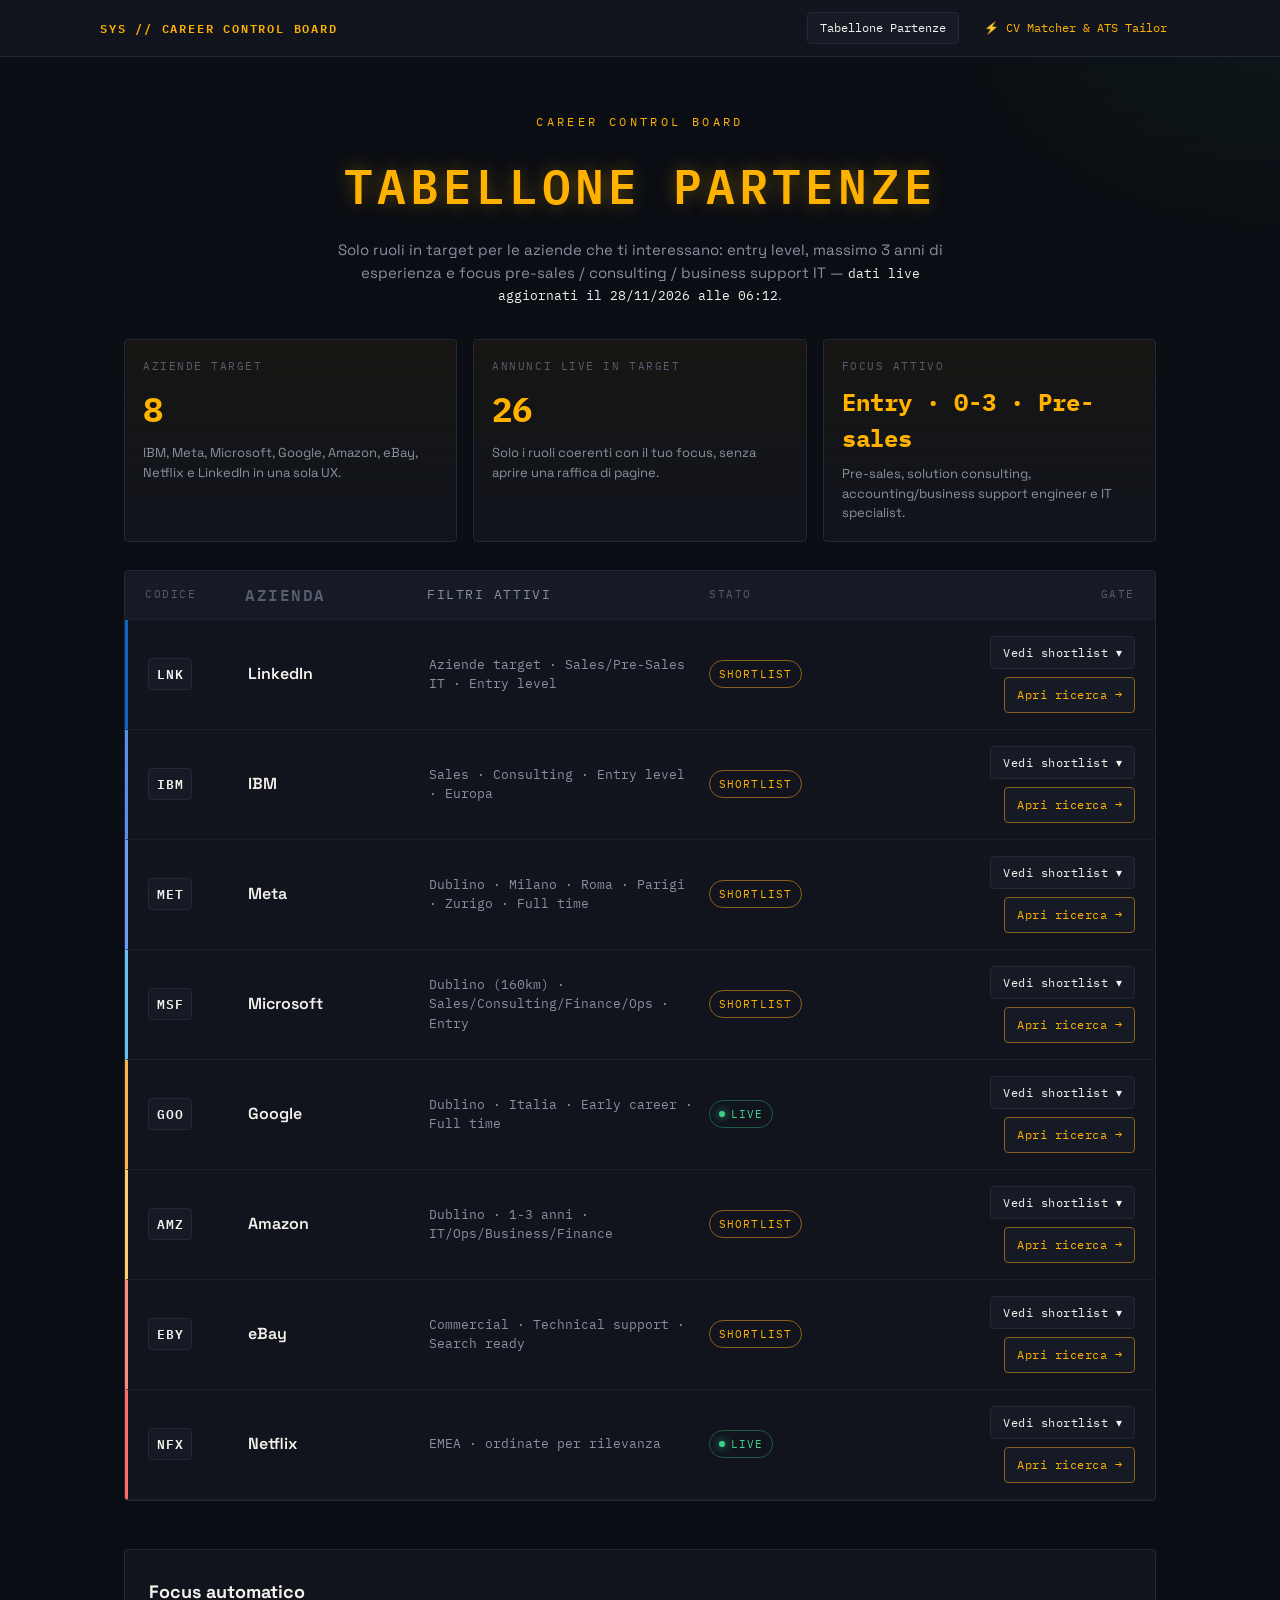
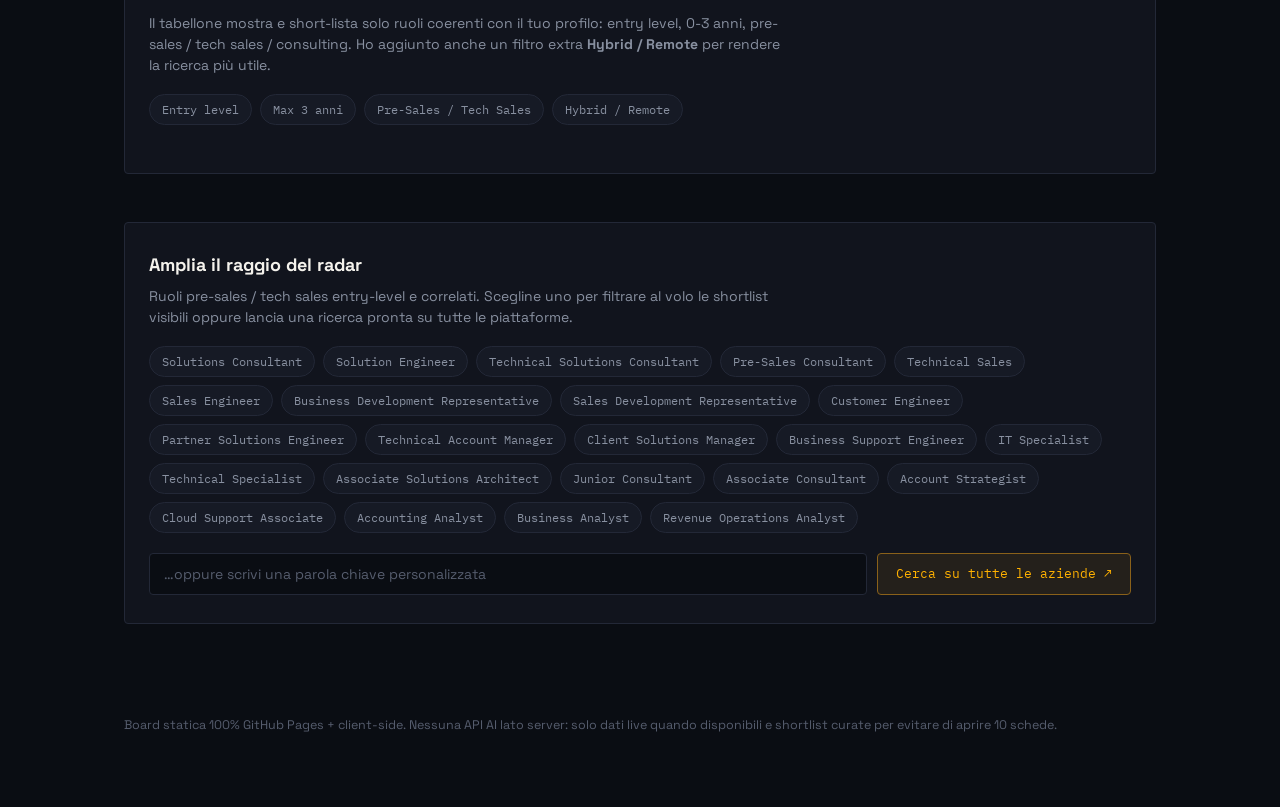
<file: index.html>
<!doctype html>
<html lang="it">
<head>
  <meta charset="utf-8" />
  <title>Tabellone Partenze — Radar Pre-Sales & Tech Sales</title>
  <meta name="viewport" content="width=device-width, initial-scale=1" />
  <meta name="description" content="Un unico tabellone per monitorare le posizioni entry-level in ambito Pre-Sales, Tech Sales e IT Consulting nelle Big Tech." />
  <link rel="icon" href="data:,">
  <link rel="preconnect" href="https://fonts.googleapis.com" />
  <link rel="preconnect" href="https://fonts.gstatic.com" crossorigin />
  <link href="https://fonts.googleapis.com/css2?family=Space+Grotesk:wght@400;500;600;700&family=IBM+Plex+Mono:wght@400;500;600&display=swap" rel="stylesheet" />
  <link rel="stylesheet" href="assets/css/style.css" />
</head>
<body>
  <div class="scanlines" aria-hidden="true"></div>

  <nav class="nav-bar">
    <div class="nav-bar__inner">
      <span class="nav-bar__brand">SYS // CAREER CONTROL BOARD</span>
      <div class="nav-bar__links">
        <a href="index.html" class="nav-link nav-link--active">Tabellone Partenze</a>
        <a href="cv-matcher.html" class="nav-link nav-link--highlight">⚡ CV Matcher & ATS Tailor</a>
      </div>
    </div>
  </nav>

  <header class="board-header">
    <div class="board-header__eyebrow">CAREER CONTROL BOARD</div>
    <h1 class="board-header__title" id="flap-title"></h1>
    <p class="board-header__subtitle">
      Solo ruoli in target per le aziende che ti interessano: entry level, massimo 3 anni di esperienza e focus pre-sales / consulting / business support IT —
      <span id="last-updated">caricamento…</span>.
    </p>
  </header>

  <main>
    <section class="hero-panels" aria-label="Riepilogo dashboard">
      <article class="hero-card">
        <span class="hero-card__label">AZIENDE TARGET</span>
        <strong class="hero-card__value" id="metric-companies">0</strong>
        <p>IBM, Meta, Microsoft, Google, Amazon, eBay, Netflix e LinkedIn in una sola UX.</p>
      </article>
      <article class="hero-card">
        <span class="hero-card__label">ANNUNCI LIVE IN TARGET</span>
        <strong class="hero-card__value" id="metric-live">0</strong>
        <p>Solo i ruoli coerenti con il tuo focus, senza aprire una raffica di pagine.</p>
      </article>
      <article class="hero-card">
        <span class="hero-card__label">FOCUS ATTIVO</span>
        <strong class="hero-card__value hero-card__value--small" id="metric-focus">—</strong>
        <p>Pre-sales, solution consulting, accounting/business support engineer e IT specialist.</p>
      </article>
    </section>

    <section class="board" aria-label="Tabellone aziende">
      <div class="board__row board__row--head" role="row">
        <span class="col col--code">Codice</span>
        <span class="col col--company">Azienda</span>
        <span class="col col--filters">Filtri attivi</span>
        <span class="col col--status">Stato</span>
        <span class="col col--gate">Gate</span>
      </div>
      <div id="board-body"></div>
    </section>

    <section class="radar" aria-label="Amplia la ricerca">
      <h2>Focus automatico</h2>
      <p>
        Il tabellone mostra e short-lista solo ruoli coerenti con il tuo profilo: entry level, 0-3 anni, pre-sales / tech sales / consulting.
        Ho aggiunto anche un filtro extra <strong>Hybrid / Remote</strong> per rendere la ricerca più utile.
      </p>
      <div class="chips" id="preset-chips"></div>
    </section>

    <section class="radar" aria-label="Amplia la ricerca per keyword">
      <h2>Amplia il raggio del radar</h2>
      <p>
        Ruoli pre-sales / tech sales entry-level e correlati. Scegline uno per filtrare al volo le shortlist visibili oppure lancia una ricerca pronta su tutte le piattaforme.
      </p>
      <div class="chips" id="keyword-chips"></div>
      <form id="radar-form" class="radar-form">
        <input type="text" id="radar-input" placeholder="…oppure scrivi una parola chiave personalizzata" aria-label="Parola chiave personalizzata" />
        <button type="submit">Cerca su tutte le aziende ↗</button>
      </form>
    </section>
  </main>

  <footer class="board-footer">
    <p>
      Board statica 100% GitHub Pages + client-side. Nessuna API AI lato server: solo dati live quando disponibili e shortlist curate per evitare di aprire 10 schede.
    </p>
  </footer>

  <script src="assets/js/config.js"></script>
  <script src="assets/js/app.js"></script>
</body>
</html>
</file>
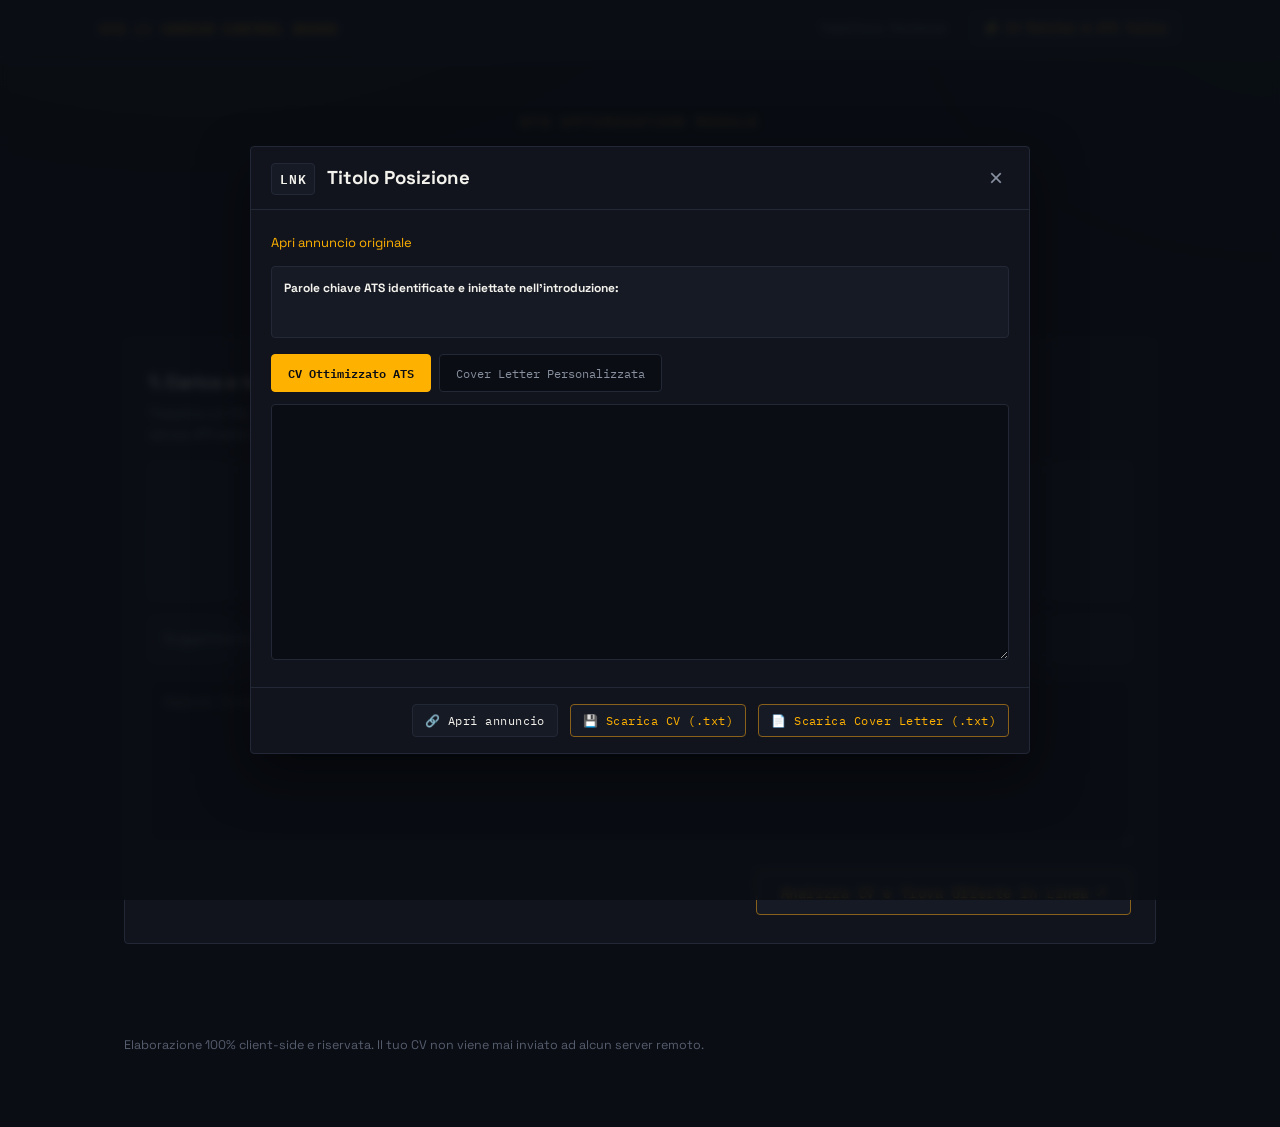
<file: cv-matcher.html>
<!doctype html>
<html lang="it">
<head>
  <meta charset="utf-8" />
  <title>CV Matcher & ATS Optimizer — Career Control Board</title>
  <meta name="viewport" content="width=device-width, initial-scale=1" />
  <meta name="description" content="Carica il tuo CV, trova le posizioni più in linea per ogni azienda e scarica il CV e la Cover Letter ottimizzati ATS per l'annuncio selezionato." />
  <link rel="icon" href="data:,">
  <link rel="preconnect" href="https://fonts.googleapis.com" />
  <link rel="preconnect" href="https://fonts.gstatic.com" crossorigin />
  <link href="https://fonts.googleapis.com/css2?family=Space+Grotesk:wght@400;500;600;700&family=IBM+Plex+Mono:wght@400;500;600&display=swap" rel="stylesheet" />
  <link rel="stylesheet" href="assets/css/style.css" />
</head>
<body>
  <div class="scanlines" aria-hidden="true"></div>

  <nav class="nav-bar">
    <div class="nav-bar__inner">
      <span class="nav-bar__brand">SYS // CAREER CONTROL BOARD</span>
      <div class="nav-bar__links">
        <a href="index.html" class="nav-link">Tabellone Partenze</a>
        <a href="cv-matcher.html" class="nav-link nav-link--active nav-link--highlight">⚡ CV Matcher & ATS Tailor</a>
      </div>
    </div>
  </nav>

  <header class="board-header">
    <div class="board-header__eyebrow">ATS OPTIMIZATION MODULE</div>
    <h1 class="board-header__title" id="cv-title">CV MATCH & TAILOR</h1>
    <p class="board-header__subtitle">
      Carica o incolla il tuo Curriculum Vitae. Troveremo fino a <strong>3 posizioni in linea per ciascuna azienda</strong> e adatteremo solo l'introduzione del CV con le parole chiave dell'annuncio, lasciando intatto il resto del curriculum.
    </p>
  </header>

  <main>
    <section class="radar cv-upload-section">
      <h2>1. Carica o incolla il tuo CV</h2>
      <p>Trascina un file <strong>.txt / .md</strong> oppure incolla il testo in chiaro del tuo CV. Tutto resta nel browser, senza API esterne.</p>
      
      <div class="upload-dropzone" id="dropzone">
        <input type="file" id="cv-file-input" accept=".txt,.md" class="visually-hidden" />
        <label for="cv-file-input" class="dropzone-label">
          <span class="dropzone-icon">📄</span>
          <span>Clicca per selezionare un file .txt/.md o trascinalo qui</span>
        </label>
      </div>

      <div id="cv-status" class="inline-status inline-status--neutral">
        Suggerimento: se il CV è in PDF/DOCX, copia e incolla il testo qui sotto per mantenere il flusso completamente client-side.
      </div>

      <div class="cv-textarea-wrapper">
        <textarea id="cv-text-input" rows="8" placeholder="Oppure incolla qui il testo del tuo CV (es: Profilo, Esperienza, Competenze, Educazione)..."></textarea>
      </div>

      <div class="action-bar">
        <button type="button" id="btn-analyze" class="btn btn--gate btn--large">
          Analizza CV e Trova Offerte In Linea ↗
        </button>
      </div>
    </section>

    <section id="matching-results-section" class="cv-results-section" hidden>
      <h2>2. Offerte in target per azienda (Max 3 per azienda)</h2>
      <p>Seleziona un annuncio per personalizzare il profilo iniziale del CV, aprire l'annuncio originale e scaricare CV e Cover Letter ottimizzati ATS.</p>

      <div id="company-matches-grid" class="company-matches-grid"></div>
    </section>

    <div id="tailor-modal" class="modal-backdrop" role="dialog" aria-modal="true" aria-labelledby="modal-job-title" hidden>
      <div class="modal-content">
        <header class="modal-header">
          <div>
            <span class="code-badge" id="modal-company-code">LNK</span>
            <h3 id="modal-job-title" style="display:inline; margin-left:8px;">Titolo Posizione</h3>
          </div>
          <button type="button" id="btn-close-modal" class="btn-close">&times;</button>
        </header>

        <div class="modal-body">
          <a id="modal-job-link" class="modal-link" href="#" target="_blank" rel="noopener noreferrer">Apri annuncio originale</a>
          <div class="keywords-box">
            <strong>Parole chiave ATS identificate e iniettate nell'introduzione:</strong>
            <div id="modal-keywords-chips" class="chips" style="margin-top:8px;"></div>
          </div>

          <div class="preview-tabs">
            <button type="button" id="tab-cv" class="tab-btn tab-btn--active">CV Ottimizzato ATS</button>
            <button type="button" id="tab-cover" class="tab-btn">Cover Letter Personalizzata</button>
          </div>

          <div id="preview-cv-panel" class="preview-panel">
            <textarea id="cv-output-text" rows="12"></textarea>
          </div>

          <div id="preview-cover-panel" class="preview-panel" hidden>
            <textarea id="cover-output-text" rows="12"></textarea>
          </div>
        </div>

        <footer class="modal-footer">
          <button type="button" id="btn-open-job" class="btn btn--ghost">🔗 Apri annuncio</button>
          <button type="button" id="btn-download-cv" class="btn btn--gate">💾 Scarica CV (.txt)</button>
          <button type="button" id="btn-download-cover" class="btn btn--gate">📄 Scarica Cover Letter (.txt)</button>
        </footer>
      </div>
    </div>
  </main>

  <footer class="board-footer">
    <p>
      Elaborazione 100% client-side e riservata. Il tuo CV non viene mai inviato ad alcun server remoto.
    </p>
  </footer>

  <script src="assets/js/config.js"></script>
  <script src="assets/js/cv-app.js"></script>
</body>
</html>
</file>
<file: assets/css/style.css>
/* -------------------------------------------------------------------
   Tokens
   ----------------------------------------------------------------- */
:root {
  --bg-deep: #0a0d13;
  --bg-panel: #11141d;
  --bg-panel-raised: #161a25;
  --line: #232837;
  --line-soft: #1a1f2b;
  --text-primary: #f4f2ec;
  --text-muted: #8890a0;
  --text-faint: #565d6e;
  --flap-amber: #ffb100;
  --flap-amber-dim: #8a611a;
  --signal-live: #3fd18b;
  --signal-live-dim: #1d5c40;
  --focus-ring: #ffb100;
  --hero-card-top: rgba(255, 177, 0, 0.05);
  --hero-card-bottom: rgba(17, 20, 29, 0.92);

  --font-display: "Space Grotesk", "IBM Plex Sans", system-ui, sans-serif;
  --font-mono: "IBM Plex Mono", ui-monospace, "SF Mono", monospace;

  --radius: 4px;
}

* {
  box-sizing: border-box;
}

html {
  color-scheme: dark;
}

body {
  margin: 0;
  background: var(--bg-deep);
  color: var(--text-primary);
  font-family: var(--font-display);
  line-height: 1.5;
  background-image:
    radial-gradient(ellipse 900px 500px at 15% -10%, rgba(255, 177, 0, 0.06), transparent 60%),
    radial-gradient(ellipse 700px 500px at 100% 0%, rgba(63, 209, 139, 0.05), transparent 55%);
}

a {
  color: inherit;
}

:focus-visible {
  outline: 2px solid var(--focus-ring);
  outline-offset: 2px;
}

/* subtle CRT-ish scanline texture, purely decorative */
.scanlines {
  position: fixed;
  inset: 0;
  pointer-events: none;
  z-index: 50;
  background: repeating-linear-gradient(to bottom, rgba(255, 255, 255, 0.012) 0px, rgba(255, 255, 255, 0.012) 1px, transparent 1px, transparent 3px);
  mix-blend-mode: overlay;
}

/* -------------------------------------------------------------------
   Header
   ----------------------------------------------------------------- */
.board-header {
  max-width: 1080px;
  margin: 0 auto;
  padding: 56px 24px 32px;
  text-align: center;
}

.board-header__eyebrow {
  font-family: var(--font-mono);
  font-size: 12px;
  letter-spacing: 0.28em;
  color: var(--flap-amber);
  margin-bottom: 18px;
}

.board-header__title {
  font-family: var(--font-mono);
  font-weight: 600;
  font-size: clamp(28px, 5vw, 48px);
  letter-spacing: 0.06em;
  margin: 0 0 18px;
  display: inline-flex;
  flex-wrap: wrap;
  justify-content: center;
  gap: 1px;
}

.flap-char {
  display: inline-block;
  min-width: 0.62em;
  color: var(--flap-amber);
  text-shadow: 0 0 18px rgba(255, 177, 0, 0.35);
}

.flap-char--settled {
  color: var(--flap-amber);
}

.board-header__subtitle {
  max-width: 620px;
  margin: 0 auto;
  color: var(--text-muted);
  font-size: 15px;
}

.hero-panels {
  display: grid;
  grid-template-columns: repeat(3, minmax(0, 1fr));
  gap: 16px;
  margin-bottom: 28px;
}

.hero-card {
  border: 1px solid var(--line);
  border-radius: var(--radius);
  background: linear-gradient(180deg, var(--hero-card-top), var(--hero-card-bottom));
  padding: 18px;
}

.hero-card__label {
  display: block;
  color: var(--text-faint);
  font-family: var(--font-mono);
  font-size: 11px;
  letter-spacing: 0.14em;
  margin-bottom: 10px;
}

.hero-card__value {
  display: block;
  font-family: var(--font-mono);
  font-size: clamp(24px, 4vw, 34px);
  color: var(--flap-amber);
  margin-bottom: 8px;
}

.hero-card__value--small {
  font-size: clamp(18px, 2.8vw, 24px);
}

.hero-card p {
  margin: 0;
  color: var(--text-muted);
  font-size: 13px;
}

#last-updated {
  color: var(--text-primary);
  font-family: var(--font-mono);
  font-size: 13px;
}

/* -------------------------------------------------------------------
   Board
   ----------------------------------------------------------------- */
main {
  max-width: 1080px;
  margin: 0 auto;
  padding: 0 24px 80px;
}

.board {
  border: 1px solid var(--line);
  border-radius: var(--radius);
  overflow: hidden;
  background: var(--bg-panel);
}

.board__row {
  display: grid;
  grid-template-columns: 84px 1fr 1.6fr 150px 260px;
  align-items: center;
  gap: 16px;
  padding: 16px 20px;
  border-bottom: 1px solid var(--line-soft);
  border-left: 3px solid var(--company-color, transparent);
  animation: row-in 0.4s ease both;
  animation-delay: var(--row-delay, 0ms);
}

@keyframes row-in {
  from {
    opacity: 0;
    transform: translateY(4px);
  }
  to {
    opacity: 1;
    transform: translateY(0);
  }
}

.board__row--head {
  border-left: none;
  animation: none;
  background: var(--bg-panel-raised);
  font-family: var(--font-mono);
  font-size: 11px;
  letter-spacing: 0.14em;
  color: var(--text-faint);
  text-transform: uppercase;
  padding: 12px 20px;
}

.board__row:last-of-type {
  border-bottom: none;
}

.col--company {
  font-weight: 600;
  font-size: 16px;
}

.col--filters {
  color: var(--text-muted);
  font-size: 13px;
  font-family: var(--font-mono);
}

.code-badge {
  font-family: var(--font-mono);
  font-weight: 600;
  font-size: 13px;
  letter-spacing: 0.06em;
  background: var(--bg-panel-raised);
  border: 1px solid var(--line);
  padding: 4px 8px;
  border-radius: var(--radius);
}

.status {
  font-family: var(--font-mono);
  font-size: 11px;
  letter-spacing: 0.1em;
  display: inline-flex;
  align-items: center;
  gap: 6px;
  padding: 5px 9px;
  border-radius: 999px;
  border: 1px solid var(--line);
}

.status--live {
  color: var(--signal-live);
  border-color: var(--signal-live-dim);
}

.status--shortlist {
  color: var(--flap-amber);
  border-color: var(--flap-amber-dim);
}

.status-dot {
  width: 6px;
  height: 6px;
  border-radius: 50%;
  background: var(--signal-live);
  box-shadow: 0 0 8px var(--signal-live);
  animation: pulse 2.4s ease-in-out infinite;
}

@media (prefers-reduced-motion: reduce) {
  .status-dot {
    animation: none;
  }
  .board__row {
    animation: none;
  }
}

@keyframes pulse {
  0%, 100% { opacity: 1; }
  50% { opacity: 0.35; }
}

.col--gate {
  display: flex;
  gap: 8px;
  justify-content: flex-end;
  flex-wrap: wrap;
}

.btn {
  font-family: var(--font-mono);
  font-size: 12px;
  letter-spacing: 0.04em;
  border-radius: var(--radius);
  padding: 8px 12px;
  border: 1px solid var(--line);
  background: var(--bg-panel-raised);
  color: var(--text-primary);
  cursor: pointer;
  text-decoration: none;
  white-space: nowrap;
  transition: border-color 0.15s ease, color 0.15s ease;
}

.btn:hover {
  border-color: var(--flap-amber-dim);
  color: var(--flap-amber);
}

.btn--gate {
  border-color: var(--flap-amber-dim);
  color: var(--flap-amber);
}

.btn--gate:hover {
  background: rgba(255, 177, 0, 0.08);
}

.live-details {
  border-bottom: 1px solid var(--line-soft);
  background: var(--bg-deep);
  padding: 4px 20px 18px 20px;
}

.live-details__inner {
  padding-left: 3px;
}

.job-list__summary {
  display: grid;
  gap: 6px;
  margin-top: 12px;
  margin-bottom: 10px;
}

.job-list__summary-title {
  font-size: 14px;
  font-weight: 600;
}

.job-list__summary-meta {
  color: var(--text-muted);
  font-size: 12px;
}

.job-list {
  list-style: none;
  margin: 10px 0 0;
  padding: 0;
  display: grid;
  gap: 2px;
}

.job-list__item {
  display: flex;
  justify-content: space-between;
  gap: 14px;
  padding: 9px 12px;
  border-radius: var(--radius);
  border: 1px solid transparent;
}

.job-list__item:hover {
  background: var(--bg-panel-raised);
  border-color: var(--line);
}

.job-list__content {
  display: grid;
  gap: 8px;
}

.job-list__meta-wrap {
  display: flex;
  flex-wrap: wrap;
  gap: 8px;
}

.job-tags {
  display: flex;
  flex-wrap: wrap;
  gap: 6px;
}

.job-list__title {
  text-decoration: none;
  font-size: 14px;
  color: var(--text-primary);
  border-bottom: 1px dotted var(--text-faint);
}

.job-list__title:hover {
  color: var(--flap-amber);
  border-color: var(--flap-amber);
}

.job-list__meta {
  font-family: var(--font-mono);
  font-size: 11.5px;
  color: var(--text-muted);
}

.job-list__meta--muted {
  color: var(--text-faint);
}

.empty-state {
  padding: 16px 4px;
}

.empty-state__title {
  margin: 0 0 4px;
  font-size: 13.5px;
  color: var(--text-primary);
}

.empty-state__detail {
  margin: 0;
  font-size: 12.5px;
  color: var(--text-muted);
}

/* -------------------------------------------------------------------
   Radar section
   ----------------------------------------------------------------- */
.radar {
  margin-top: 48px;
  padding: 28px 24px;
  border: 1px solid var(--line);
  border-radius: var(--radius);
  background: var(--bg-panel);
}

.radar h2 {
  margin: 0 0 8px;
  font-size: 18px;
}

.radar p {
  margin: 0 0 18px;
  color: var(--text-muted);
  font-size: 14px;
  max-width: 640px;
}

.chips {
  display: flex;
  flex-wrap: wrap;
  gap: 8px;
  margin-bottom: 20px;
}

.chip {
  font-family: var(--font-mono);
  font-size: 12px;
  border: 1px solid var(--line);
  background: var(--bg-panel-raised);
  color: var(--text-muted);
  padding: 7px 12px;
  border-radius: 999px;
  cursor: pointer;
  transition: all 0.15s ease;
}

.chip:hover {
  color: var(--text-primary);
  border-color: var(--text-faint);
}

.chip--active {
  color: var(--bg-deep);
  background: var(--flap-amber);
  border-color: var(--flap-amber);
}

.radar-form {
  display: flex;
  gap: 10px;
  flex-wrap: wrap;
}

.radar-form input {
  flex: 1;
  min-width: 220px;
  background: var(--bg-deep);
  border: 1px solid var(--line);
  border-radius: var(--radius);
  padding: 11px 14px;
  color: var(--text-primary);
  font-family: var(--font-display);
  font-size: 14px;
}

.radar-form input::placeholder {
  color: var(--text-faint);
}

.radar-form button {
  font-family: var(--font-mono);
  font-size: 13px;
  border: 1px solid var(--flap-amber-dim);
  background: rgba(255, 177, 0, 0.08);
  color: var(--flap-amber);
  border-radius: var(--radius);
  padding: 11px 18px;
  cursor: pointer;
  white-space: nowrap;
}

.radar-form button:hover {
  background: rgba(255, 177, 0, 0.16);
}

/* -------------------------------------------------------------------
   Footer
   ----------------------------------------------------------------- */
.board-footer {
  max-width: 1080px;
  margin: 0 auto;
  padding: 0 24px 60px;
  color: var(--text-faint);
  font-size: 12.5px;
}

/* -------------------------------------------------------------------
   Responsive: stack rows as cards below 760px
   ----------------------------------------------------------------- */
@media (max-width: 760px) {
  .hero-panels {
    grid-template-columns: 1fr;
  }

  .board__row--head {
    display: none;
  }

  .board__row {
    grid-template-columns: 1fr;
    gap: 10px;
    padding: 18px 18px;
  }

  .col--gate {
    justify-content: flex-start;
  }

  .col--company::before {
    content: "";
  }

  .job-list__item {
    flex-direction: column;
    align-items: flex-start;
  }
}


/* -------------------------------------------------------------------
   Nav Bar Component
   ----------------------------------------------------------------- */
.nav-bar {
  background: var(--bg-panel);
  border-bottom: 1px solid var(--line);
  padding: 12px 24px;
}

.nav-bar__inner {
  max-width: 1080px;
  margin: 0 auto;
  display: flex;
  justify-content: space-between;
  align-items: center;
  flex-wrap: wrap;
  gap: 12px;
}

.nav-bar__brand {
  font-family: var(--font-mono);
  font-size: 12px;
  letter-spacing: 0.15em;
  color: var(--flap-amber);
  font-weight: 600;
}

.nav-bar__links {
  display: flex;
  gap: 12px;
}

.nav-link {
  font-family: var(--font-mono);
  font-size: 12px;
  color: var(--text-muted);
  text-decoration: none;
  padding: 6px 12px;
  border-radius: var(--radius);
  border: 1px solid transparent;
  transition: all 0.15s ease;
}

.nav-link:hover {
  color: var(--text-primary);
  border-color: var(--line);
}

.nav-link--active {
  color: var(--text-primary);
  background: var(--bg-panel-raised);
  border-color: var(--line);
}

.nav-link--highlight {
  color: var(--flap-amber);
}

/* -------------------------------------------------------------------
   CV Matcher Page Specific Styles
   ----------------------------------------------------------------- */
.cv-upload-section {
  margin-top: 0;
}

.upload-dropzone {
  border: 2px dashed var(--line);
  border-radius: var(--radius);
  padding: 32px;
  text-align: center;
  background: var(--bg-panel-raised);
  cursor: pointer;
  margin-bottom: 16px;
  transition: border-color 0.2s ease, background 0.2s ease;
}

.upload-dropzone:hover,
.dropzone--active {
  border-color: var(--flap-amber);
  background: rgba(255, 177, 0, 0.04);
}

.dropzone-label {
  display: flex;
  flex-direction: column;
  align-items: center;
  gap: 8px;
  cursor: pointer;
  color: var(--text-muted);
  font-family: var(--font-mono);
  font-size: 13px;
}

.dropzone-icon {
  font-size: 28px;
}

.cv-textarea-wrapper textarea {
  width: 100%;
  background: var(--bg-deep);
  border: 1px solid var(--line);
  border-radius: var(--radius);
  padding: 14px;
  color: var(--text-primary);
  font-family: var(--font-mono);
  font-size: 13px;
  resize: vertical;
}

.action-bar {
  margin-top: 20px;
  text-align: right;
}

.btn--large {
  padding: 12px 24px;
  font-size: 14px;
}

/* -------------------------------------------------------------------
   Company Matches Grid
   ----------------------------------------------------------------- */
.cv-results-section {
  margin-top: 40px;
}

.company-matches-grid {
  display: grid;
  grid-template-columns: repeat(auto-fit, minmax(320px, 1fr));
  gap: 20px;
  margin-top: 24px;
}

.company-match-card {
  background: var(--bg-panel);
  border: 1px solid var(--line);
  border-radius: var(--radius);
  padding: 20px;
}

.company-match-card__header {
  display: flex;
  align-items: center;
  gap: 10px;
  margin-bottom: 16px;
  border-bottom: 1px solid var(--line-soft);
  padding-bottom: 10px;
}

.company-match-card__header h3 {
  margin: 0 0 4px;
  font-size: 18px;
}

.company-match-card__subtitle {
  margin: 0;
  color: var(--text-muted);
  font-size: 12px;
}

.job-match-item {
  background: var(--bg-panel-raised);
  border: 1px solid var(--line-soft);
  border-radius: var(--radius);
  padding: 12px;
  margin-bottom: 10px;
  cursor: pointer;
  transition: border-color 0.15s ease, transform 0.15s ease;
  width: 100%;
  text-align: left;
  color: inherit;
  appearance: none;
  font: inherit;
}

.job-match-item:hover {
  border-color: var(--flap-amber);
  transform: translateY(-2px);
}

.job-match-item:focus-visible {
  border-color: var(--focus-ring);
  transform: translateY(-2px);
  outline: 2px solid var(--focus-ring);
  outline-offset: 2px;
}

.job-match-item__header {
  display: flex;
  justify-content: space-between;
  align-items: flex-start;
  gap: 8px;
}

.job-match-item__title {
  font-weight: 600;
  font-size: 14px;
  color: var(--text-primary);
}

.job-match-item__meta {
  font-family: var(--font-mono);
  font-size: 11px;
  color: var(--text-muted);
  margin: 6px 0;
}

.job-match-item__keywords {
  display: flex;
  flex-wrap: wrap;
  gap: 4px;
}

.tag {
  font-family: var(--font-mono);
  font-size: 10px;
  background: var(--bg-deep);
  border: 1px solid var(--line);
  color: var(--flap-amber);
  padding: 2px 6px;
  border-radius: 2px;
}

.btn--small {
  font-size: 10px;
  padding: 4px 8px;
}

.inline-status {
  margin-bottom: 16px;
  padding: 12px 14px;
  border: 1px solid var(--line);
  border-radius: var(--radius);
  font-size: 13px;
}

.inline-status--neutral {
  background: var(--bg-panel-raised);
  color: var(--text-muted);
}

.inline-status--success {
  background: rgba(63, 209, 139, 0.08);
  border-color: var(--signal-live-dim);
  color: #9fe6c0;
}

.inline-status--warning {
  background: rgba(255, 177, 0, 0.08);
  border-color: var(--flap-amber-dim);
  color: var(--flap-amber);
}

.inline-status--error {
  background: rgba(255, 107, 107, 0.08);
  border-color: rgba(255, 107, 107, 0.35);
  color: #ff9f9f;
}

/* -------------------------------------------------------------------
   Modal Styles
   ----------------------------------------------------------------- */
.modal-backdrop {
  position: fixed;
  inset: 0;
  background: rgba(10, 13, 19, 0.85);
  backdrop-filter: blur(4px);
  display: flex;
  justify-content: center;
  align-items: center;
  z-index: 100;
  padding: 20px;
}

.modal-content {
  background: var(--bg-panel);
  border: 1px solid var(--line);
  border-radius: var(--radius);
  width: 100%;
  max-width: 780px;
  max-height: 90vh;
  display: flex;
  flex-direction: column;
  box-shadow: 0 20px 50px rgba(0, 0, 0, 0.5);
}

.modal-header {
  padding: 16px 20px;
  border-bottom: 1px solid var(--line);
  display: flex;
  justify-content: space-between;
  align-items: center;
}

.btn-close {
  background: transparent;
  border: none;
  color: var(--text-muted);
  font-size: 24px;
  cursor: pointer;
}

.btn-close:hover {
  color: var(--flap-amber);
}

.modal-body {
  padding: 20px;
  overflow-y: auto;
  flex: 1;
}

.keywords-box {
  background: var(--bg-panel-raised);
  border: 1px solid var(--line);
  padding: 12px;
  border-radius: var(--radius);
  font-size: 12px;
  margin-bottom: 16px;
}

.modal-link {
  display: inline-flex;
  margin-bottom: 14px;
  color: var(--flap-amber);
  text-decoration: none;
  font-size: 13px;
}

.modal-link:hover {
  text-decoration: underline;
}

.preview-tabs {
  display: flex;
  gap: 8px;
  margin-bottom: 12px;
}

.tab-btn {
  font-family: var(--font-mono);
  font-size: 12px;
  background: var(--bg-deep);
  border: 1px solid var(--line);
  color: var(--text-muted);
  padding: 8px 16px;
  border-radius: var(--radius);
  cursor: pointer;
}

.tab-btn--active {
  background: var(--flap-amber);
  color: var(--bg-deep);
  border-color: var(--flap-amber);
  font-weight: 600;
}

.preview-panel textarea {
  width: 100%;
  background: var(--bg-deep);
  border: 1px solid var(--line);
  border-radius: var(--radius);
  padding: 12px;
  color: var(--text-primary);
  font-family: var(--font-mono);
  font-size: 12px;
  line-height: 1.6;
}

.modal-footer {
  padding: 16px 20px;
  border-top: 1px solid var(--line);
  display: flex;
  justify-content: flex-end;
  gap: 12px;
  flex-wrap: wrap;
}

.visually-hidden {
  position: absolute;
  width: 1px;
  height: 1px;
  padding: 0;
  margin: -1px;
  overflow: hidden;
  clip: rect(0, 0, 0, 0);
  border: 0;
}
</file>
